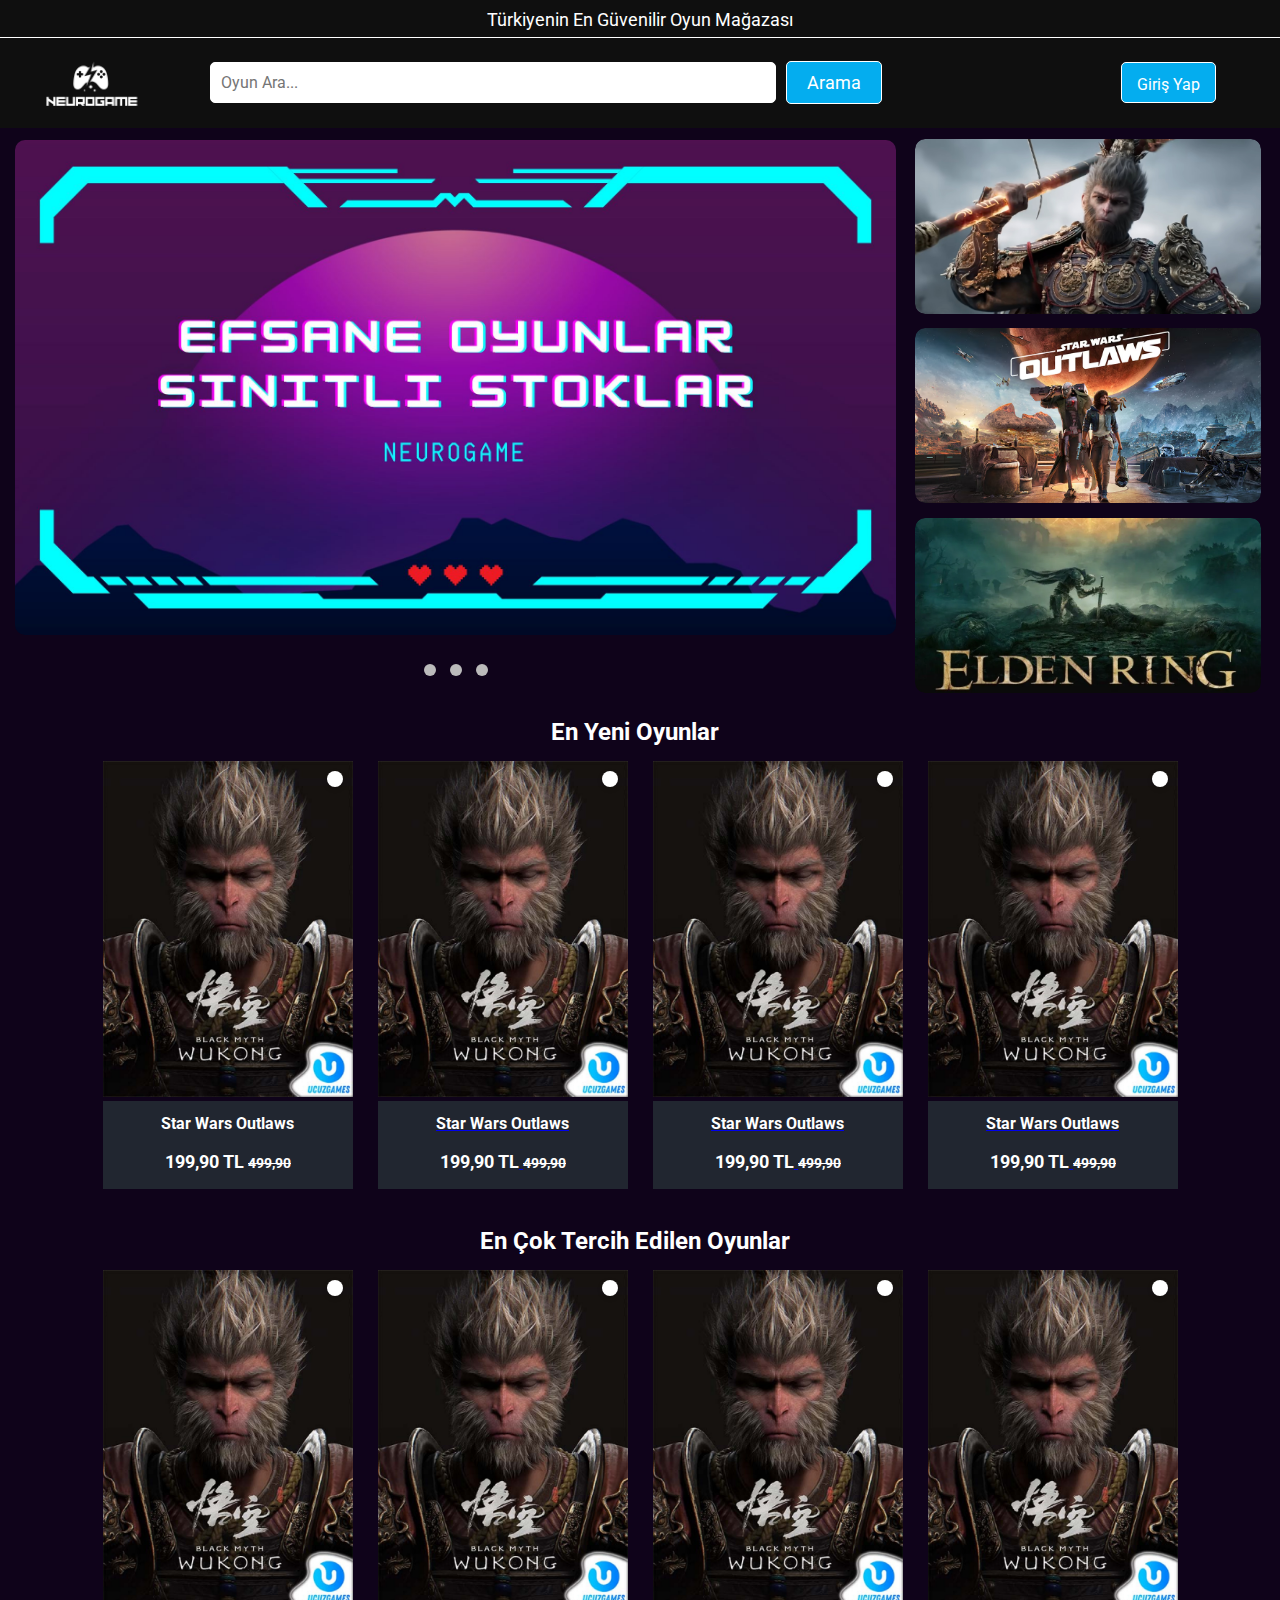
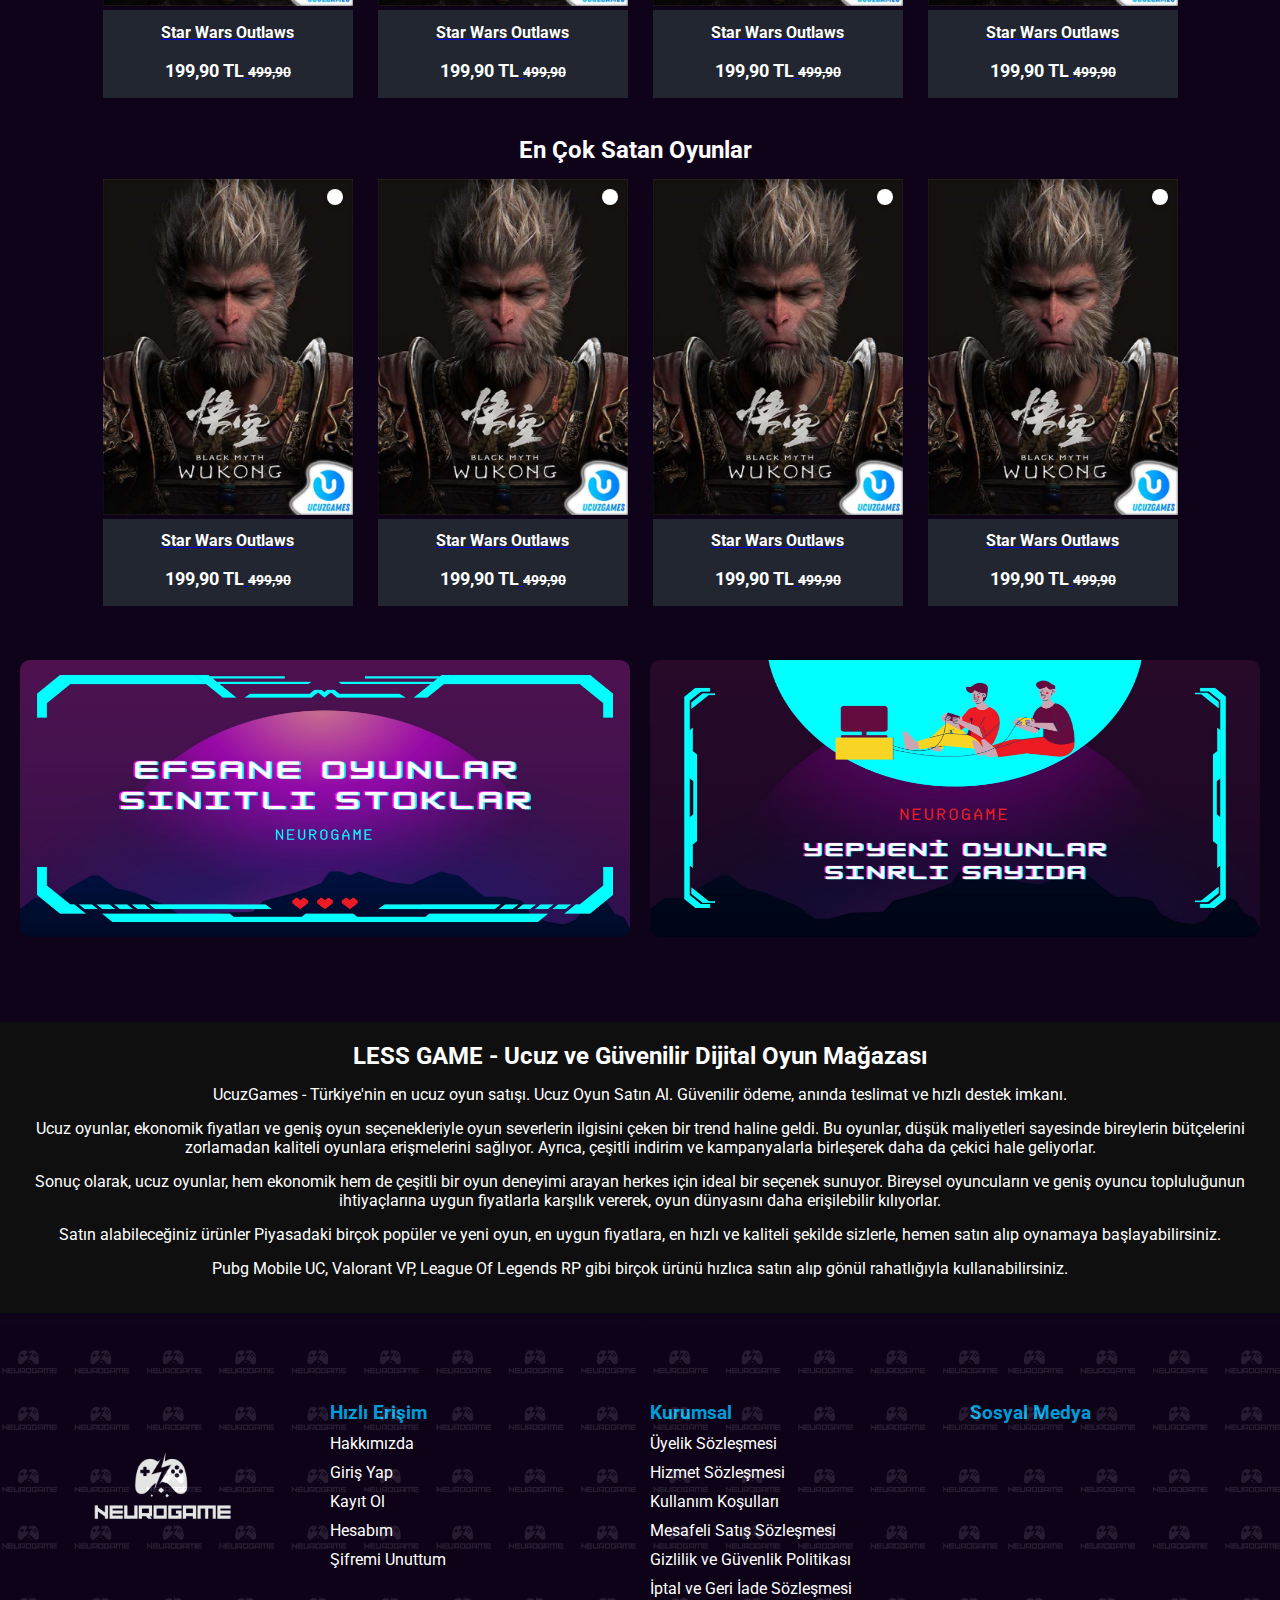
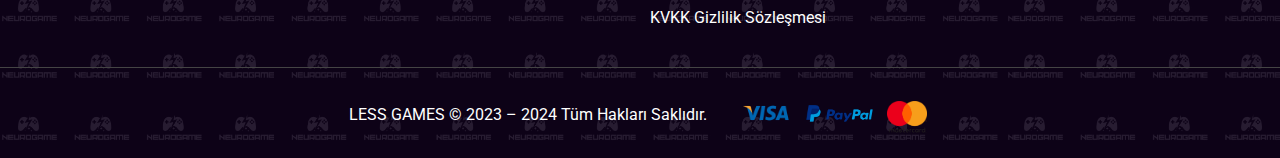
<file: index.html>
<!DOCTYPE html>
<html lang="en">
<head>
    <meta charset="UTF-8">
    <meta name="viewport" content="width=device-width, initial-scale=1.0">
    <title>Document</title>
    <link rel="stylesheet" href="style.css">
    <link rel="stylesheet" href="https://cdnjs.cloudflare.com/ajax/libs/font-awesome/6.6.0/css/all.min.css" integrity="sha512-Kc323vGBEqzTmouAECnVceyQqyqdsSiqLQISBL29aUW4U/M7pSPA/gEUZQqv1cwx4OnYxTxve5UMg5GT6L4JJg==" crossorigin="anonymous" referrerpolicy="no-referrer" />
    <link href="https://fonts.googleapis.com/css2?family=Roboto:ital,wght@0,100;0,300;0,400;0,500;0,700;0,900;1,100;1,300;1,400;1,500;1,700;1,900&display=swap" rel="stylesheet">

</head>

<body>
    <nav class="navigation">
        <div class="content">
          <p style="color: #fff;">  Türkiyenin En Güvenilir Oyun Mağazası </p>
        </div>
        <div class="main">
           <a href="index.html">
            <img src="NEUROGAME.png" alt="">
           </a>
            <div class="search-box">
                <input type="text" placeholder="Oyun Ara...">
                <button style="color: #fff;">Arama</button>
            </div>
           <div class="icons">
            <div class="basketicon">
                <a href="sepetim.html"><i class="fa-solid fa-basket-shopping"></i></a>
               </div>
                <div class="hearticon">
                   <a href="favoriler.html"> <i class="fa-solid fa-heart"></i></a>
                </div>
           </div>
            <div class="entire">
               <a href="giris.html"><p style="color: #fff;"> Giriş Yap </p></a>
            </div>
        </div>
    </nav>
    <div class="container">
        <section id="section">
            <div class="slider">
                <div class="slides">
                    <div class="slide"><img src="1.jpg" alt="Resim 1"></div>
                    <div class="slide"><img src="2 kopyası.jpg" alt="Resim 2"></div>
                    <div class="slide"><img src="4.jpg" alt="Resim 3"></div>
                </div>
                <div class="indicators">
                    <span class="dot" onclick="currentSlide(1)"></span>
                    <span class="dot" onclick="currentSlide(2)"></span>
                    <span class="dot" onclick="currentSlide(3)"></span>
                </div>
            </div>
        </section>
        
        <section id="section2">
            <div class="slider2">
                <div class="slides2">
                    <div class="slide2"><img src="image1.jpg" alt="Resim 1" class="resim"></div>
                </div>
                <div class="slides2">
                    <div class="slide2"><img src="image2.avif" alt="Resim 1" class="resim"></div>
                </div>
                <div class="slides2">
                    <div class="slide2"><img src="image3.webp" alt="Resim 1" class="resim"></div>
                </div>
            </div>
        </section>
    </div>

    <h2 style="color: #fff; text-align: center;">En Yeni Oyunlar <i class="fa-solid fa-trophy" style="color: #fff; margin-left: 10px !important;"></i></h2>
    <section class="maincontent">
        
            <div class="game-card-vertical">
                <div class="img">
                    <img src="image6.jpg" alt="Star Wars Outlaws" class="game-image">
                </div>
                <div class="game-info">
                    <h2>Star Wars Outlaws</h2>
                    <span>
                        <p style="font-size: 18px;">199,90 TL</p>
                        <p style="text-decoration: line-through;">499,90</p>
                    </span>
                </div>
                <!-- Kalp İkonu -->
                <div class="fav-icon">
                    <i class="fas fa-heart"></i>
                </div>
            </div>
        </a>
        <a href="detay.html">
            <div class="game-card-vertical">
                <div class="img">
                    <img src="image6.jpg" alt="Star Wars Outlaws" class="game-image">
                </div>
                <div class="game-info">
                    <h2>Star Wars Outlaws</h2>
                    <span>
                        <p style="font-size: 18px;">199,90 TL</p>
                        <p style="text-decoration: line-through;">499,90</p>
                    </span>
                </div>
                <!-- Kalp İkonu -->
                <div class="fav-icon">
                    <i class="fas fa-heart"></i>
                </div>
            </div>
        </a>
        <a href="detay.html">
            <div class="game-card-vertical">
                <div class="img">
                    <img src="image6.jpg" alt="Star Wars Outlaws" class="game-image">
                </div>
                <div class="game-info">
                    <h2>Star Wars Outlaws</h2>
                    <span>
                        <p style="font-size: 18px;">199,90 TL</p>
                        <p style="text-decoration: line-through;">499,90</p>
                    </span>
                </div>
                <!-- Kalp İkonu -->
                <div class="fav-icon">
                    <i class="fas fa-heart"></i>
                </div>
            </div>
        </a>
        <a href="detay.html">
            <div class="game-card-vertical">
                <div class="img">
                    <img src="image6.jpg" alt="Star Wars Outlaws" class="game-image">
                </div>
                <div class="game-info">
                    <h2>Star Wars Outlaws</h2>
                    <span>
                        <p style="font-size: 18px;">199,90 TL</p>
                        <p style="text-decoration: line-through;">499,90</p>
                    </span>
                </div>
                <!-- Kalp İkonu -->
                <div class="fav-icon">
                    <i class="fas fa-heart"></i>
                </div>
            </div>
        </a>
        
    </section>

    <h2 style="color: #fff; text-align: center;">En Çok Tercih Edilen Oyunlar <i class="fa-solid fa-trophy" style="color: #fff; margin-left: 10px !important;"></i></h2>
    <section class="maincontent">
       
        <a href="detay.html">
            <div class="game-card-vertical">
                <div class="img">
                    <img src="image6.jpg" alt="Star Wars Outlaws" class="game-image">
                </div>
                <div class="game-info">
                    <h2>Star Wars Outlaws</h2>
                    <span>
                        <p style="font-size: 18px;">199,90 TL</p>
                        <p style="text-decoration: line-through;">499,90</p>
                    </span>
                </div>
                <!-- Kalp İkonu -->
                <div class="fav-icon">
                    <i class="fas fa-heart"></i>
                </div>
            </div>
        </a>
        <a href="detay.html">
            <div class="game-card-vertical">
                <div class="img">
                    <img src="image6.jpg" alt="Star Wars Outlaws" class="game-image">
                </div>
                <div class="game-info">
                    <h2>Star Wars Outlaws</h2>
                    <span>
                        <p style="font-size: 18px;">199,90 TL</p>
                        <p style="text-decoration: line-through;">499,90</p>
                    </span>
                </div>
                <!-- Kalp İkonu -->
                <div class="fav-icon">
                    <i class="fas fa-heart"></i>
                </div>
            </div>
        </a>
        <a href="detay.html">
            <div class="game-card-vertical">
                <div class="img">
                    <img src="image6.jpg" alt="Star Wars Outlaws" class="game-image">
                </div>
                <div class="game-info">
                    <h2>Star Wars Outlaws</h2>
                    <span>
                        <p style="font-size: 18px;">199,90 TL</p>
                        <p style="text-decoration: line-through;">499,90</p>
                    </span>
                </div>
                <!-- Kalp İkonu -->
                <div class="fav-icon">
                    <i class="fas fa-heart"></i>
                </div>
            </div>
        </a>
        <a href="detay.html">
            <div class="game-card-vertical">
                <div class="img">
                    <img src="image6.jpg" alt="Star Wars Outlaws" class="game-image">
                </div>
                <div class="game-info">
                    <h2>Star Wars Outlaws</h2>
                    <span>
                        <p style="font-size: 18px;">199,90 TL</p>
                        <p style="text-decoration: line-through;">499,90</p>
                    </span>
                </div>
                <!-- Kalp İkonu -->
                <div class="fav-icon">
                    <i class="fas fa-heart"></i>
                </div>
            </div>
        </a>
    </section>

    <h2 style="color: #fff; text-align: center;">En Çok Satan Oyunlar <i class="fa-solid fa-trophy" style="color: #fff; margin-left: 10px !important;"></i></h2>
    <section class="maincontent">
       
        <a href="detay.html">
            <div class="game-card-vertical">
                <div class="img">
                    <img src="image6.jpg" alt="Star Wars Outlaws" class="game-image">
                </div>
                <div class="game-info">
                    <h2>Star Wars Outlaws</h2>
                    <span>
                        <p style="font-size: 18px;">199,90 TL</p>
                        <p style="text-decoration: line-through;">499,90</p>
                    </span>
                </div>
                <!-- Kalp İkonu -->
                <div class="fav-icon">
                    <i class="fas fa-heart"></i>
                </div>
            </div>
        </a>
        <a href="detay.html">
            <div class="game-card-vertical">
                <div class="img">
                    <img src="image6.jpg" alt="Star Wars Outlaws" class="game-image">
                </div>
                <div class="game-info">
                    <h2>Star Wars Outlaws</h2>
                    <span>
                        <p style="font-size: 18px;">199,90 TL</p>
                        <p style="text-decoration: line-through;">499,90</p>
                    </span>
                </div>
                <!-- Kalp İkonu -->
                <div class="fav-icon">
                    <i class="fas fa-heart"></i>
                </div>
            </div>
        </a>
        <a href="detay.html">
            <div class="game-card-vertical">
                <div class="img">
                    <img src="image6.jpg" alt="Star Wars Outlaws" class="game-image">
                </div>
                <div class="game-info">
                    <h2>Star Wars Outlaws</h2>
                    <span>
                        <p style="font-size: 18px;">199,90 TL</p>
                        <p style="text-decoration: line-through;">499,90</p>
                    </span>
                </div>
                <!-- Kalp İkonu -->
                <div class="fav-icon">
                    <i class="fas fa-heart"></i>
                </div>
            </div>
        </a>
        <a href="detay.html">
            <div class="game-card-vertical">
                <div class="img">
                    <img src="image6.jpg" alt="Star Wars Outlaws" class="game-image">
                </div>
                <div class="game-info">
                    <h2>Star Wars Outlaws</h2>
                    <span>
                        <p style="font-size: 18px;">199,90 TL</p>
                        <p style="text-decoration: line-through;">499,90</p>
                    </span>
                </div>
                <!-- Kalp İkonu -->
                <div class="fav-icon">
                    <i class="fas fa-heart"></i>
                </div>
            </div>
        </a>
    </section>


    <section class="divide">
        <div class="first">
            <img src="1.jpg" alt="">
        </div>

        <div class="second">
            <img src="2 kopyası.jpg" alt="">
        </div>
    </section>

    <footer class="footer">
        <div class="div">
            <h2>LESS GAME - Ucuz ve Güvenilir Dijital Oyun Mağazası</h2>
            <p class="explation">UcuzGames - Türkiye'nin en ucuz oyun satışı. Ucuz Oyun Satın Al. Güvenilir ödeme, anında teslimat ve hızlı destek imkanı.</p>
            <p class="explation">Ucuz oyunlar, ekonomik fiyatları ve geniş oyun seçenekleriyle oyun severlerin ilgisini çeken bir trend haline geldi. Bu oyunlar, düşük maliyetleri sayesinde bireylerin bütçelerini zorlamadan kaliteli oyunlara erişmelerini sağlıyor. Ayrıca, çeşitli indirim ve kampanyalarla birleşerek daha da çekici hale geliyorlar. </p>
            <p class="explation">Sonuç olarak, ucuz oyunlar, hem ekonomik hem de çeşitli bir oyun deneyimi arayan herkes için ideal bir seçenek sunuyor. Bireysel oyuncuların ve geniş oyuncu topluluğunun ihtiyaçlarına uygun fiyatlarla karşılık vererek, oyun dünyasını daha erişilebilir kılıyorlar.</p>
            <p class="explation">Satın alabileceğiniz ürünler Piyasadaki birçok popüler ve yeni oyun, en uygun fiyatlara, en hızlı ve kaliteli şekilde sizlerle, hemen satın alıp oynamaya başlayabilirsiniz.</p>
            <p class="explation">Pubg Mobile UC, Valorant VP, League Of Legends RP gibi birçok ürünü hızlıca satın alıp gönül rahatlığıyla kullanabilirsiniz.</p>
           
        </div>
        <div class="footer-top">
            <div class="footer-item">
                <img src="NEUROGAME.png" alt="UcuzGames Logo" class="logo">
            </div>
            <div class="footer-item erisim" >
                <h3>Hızlı Erişim</h3>
                <ul>
                    <li><a href="#">Hakkımızda</a></li>
                    <li><a href="giris.html">Giriş Yap</a></li>
                    <li><a href="kayıt.html">Kayıt Ol</a></li>
                    <li><a href="hesabım.html">Hesabım</a></li>
                    <li><a href="sifresıfırla.html">Şifremi Unuttum</a></li>
                </ul>
            </div>
            <div class="footer-item kurumsal" >
                <h3>Kurumsal</h3>
                <ul>
                    <li><a href="#">Üyelik Sözleşmesi</a></li>
                    <li><a href="#">Hizmet Sözleşmesi</a></li>
                    <li><a href="#">Kullanım Koşulları</a></li>
                    <li><a href="#">Mesafeli Satış Sözleşmesi</a></li>
                    <li><a href="#">Gizlilik ve Güvenlik Politikası</a></li>
                    <li><a href="#">İptal ve Geri İade Sözleşmesi</a></li>
                    <li><a href="#">KVKK Gizlilik Sözleşmesi</a></li>
                </ul>
            </div>
            <div class="footer-item medya">
                <h3>Sosyal Medya</h3>
                <div class="social-icons">
                    <a href="#"><i class="fab fa-facebook"></i></a>
                    <a href="#"><i class="fab fa-instagram"></i></a>
                    <a href="#"><i class="fab fa-youtube"></i></a>
                </div>
                
            </div>
        </div>
        <div class="footer-bottom">
            <p>LESS GAMES © 2023 – 2024 Tüm Hakları Saklıdır.</p>
            <div class="payment-icons">
                <img src="card1.png" alt="Visa">
                <img src="card2.png" alt="MasterCard">
                <img src="card3.png" alt="World">
            </div>
        </div>
    </footer>
    

    <script src="script.js"></script>
</body>
</html>
</file>
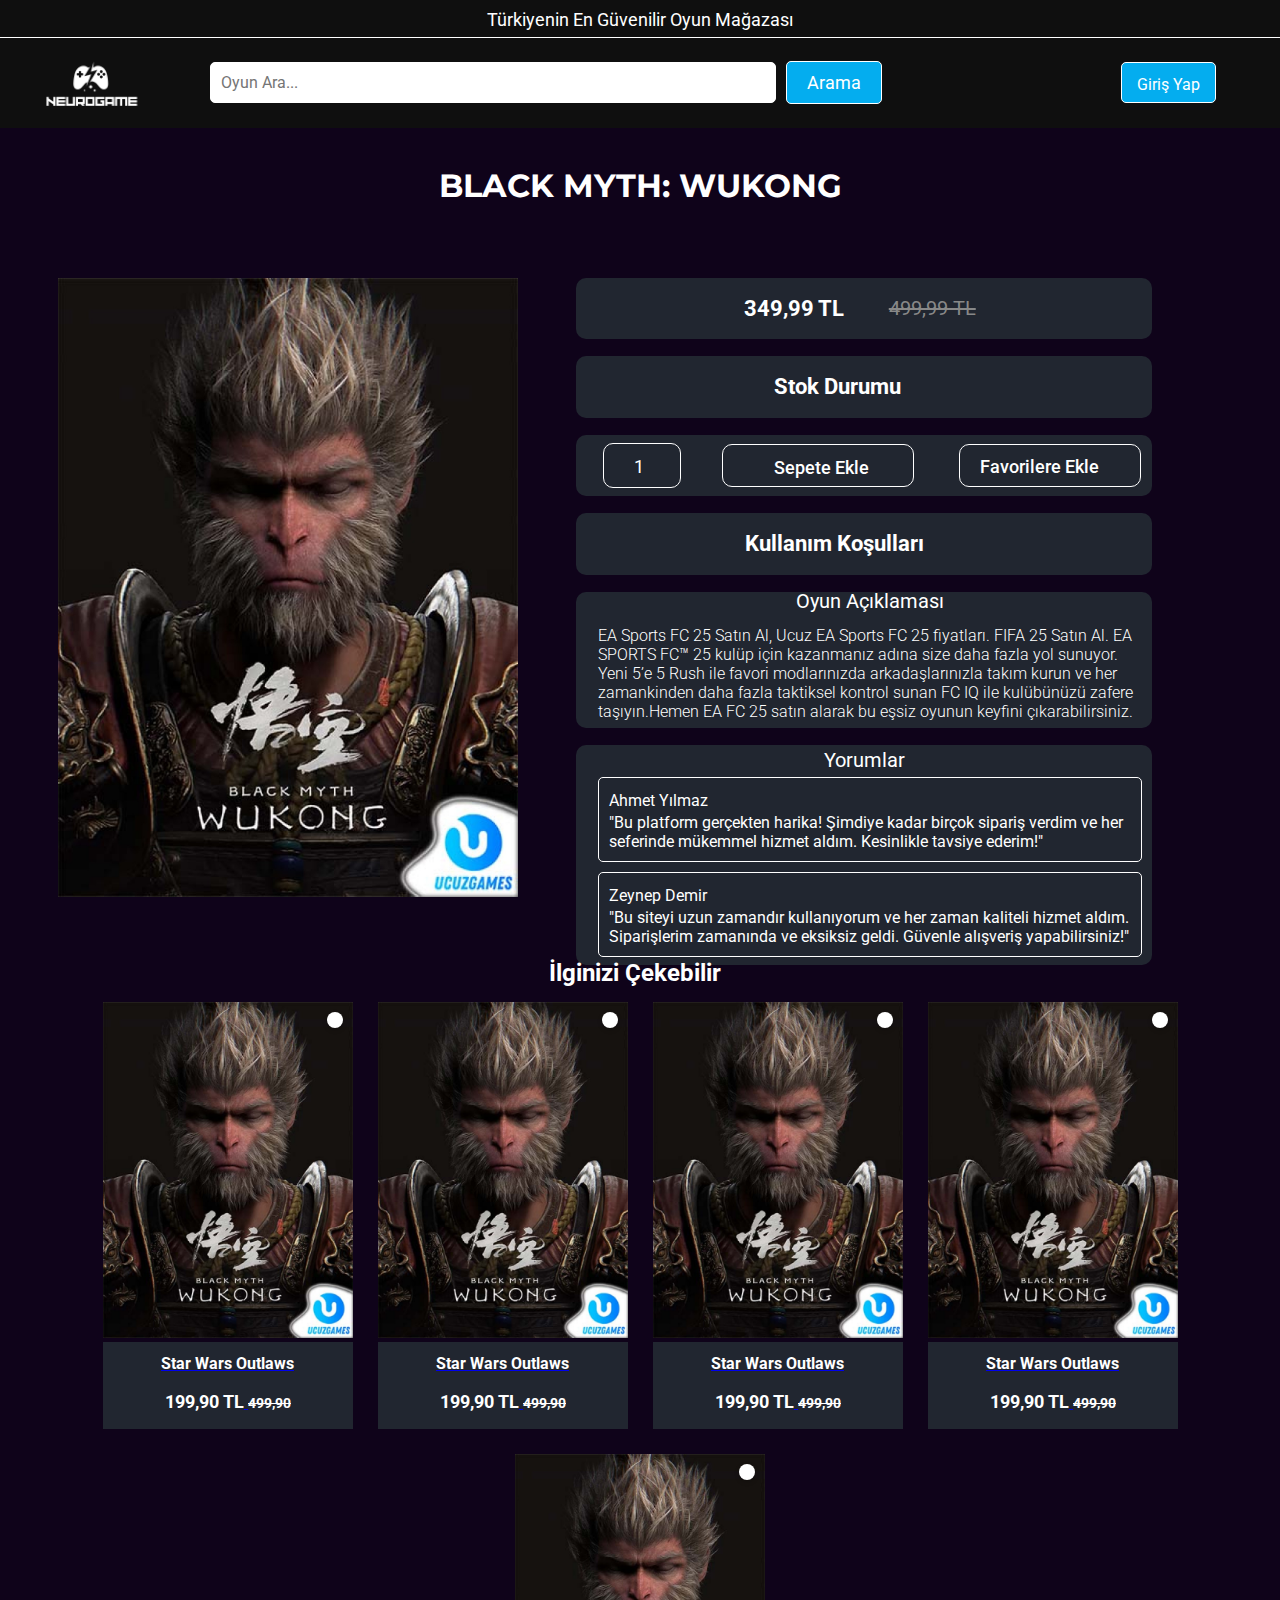
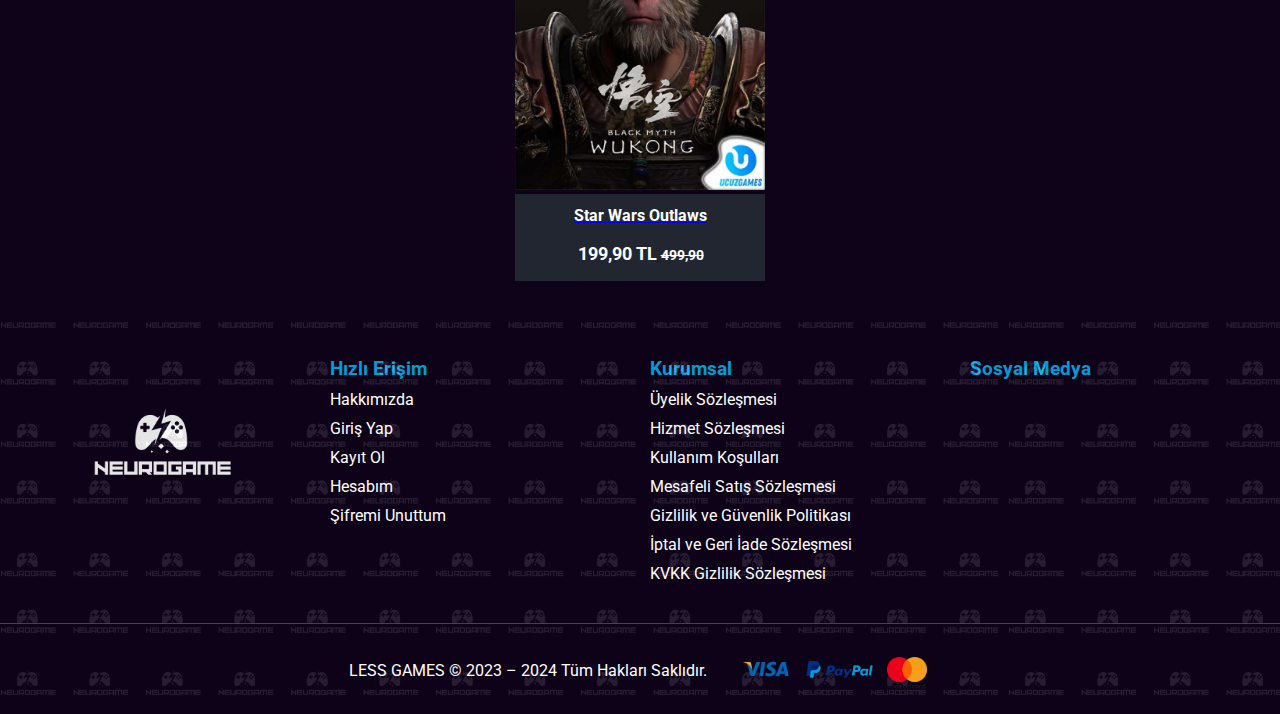
<file: detay.html>
<!DOCTYPE html>
<html lang="en">
<head>
    <meta charset="UTF-8">
    <meta name="viewport" content="width=device-width, initial-scale=1.0">
    <title>Document</title>
    <link rel="stylesheet" href="style.css">
    <link rel="stylesheet" href="https://cdnjs.cloudflare.com/ajax/libs/font-awesome/6.6.0/css/all.min.css" integrity="sha512-Kc323vGBEqzTmouAECnVceyQqyqdsSiqLQISBL29aUW4U/M7pSPA/gEUZQqv1cwx4OnYxTxve5UMg5GT6L4JJg==" crossorigin="anonymous" referrerpolicy="no-referrer" />
    <link href="https://fonts.googleapis.com/css2?family=Montserrat:ital,wght@0,100..900;1,100..900&family=Roboto:ital,wght@0,100;0,300;0,400;0,500;0,700;0,900;1,100;1,300;1,400;1,500;1,700;1,900&display=swap" rel="stylesheet">
</head>
<body>

    <nav class="navigation">
        <div class="content">
          <p style="color: #fff;">  Türkiyenin En Güvenilir Oyun Mağazası </p>
        </div>
        <div class="main">
           <a href="index.html">
            <img src="NEUROGAME.png" alt="">
           </a>
            <div class="search-box">
                <input type="text" placeholder="Oyun Ara...">
                <button style="color: #fff;">Arama</button>
            </div>
            <div class="icons">
                <div class="basketicon">
                    <a href="sepetim.html"><i class="fa-solid fa-basket-shopping"></i></a>
                   </div>
                    <div class="hearticon">
                       <a href="favoriler.html"> <i class="fa-solid fa-heart"></i></a>
                    </div>
               </div>
            <div class="entire">
               <a href="giris.html"><p style="color: #fff;"> Giriş Yap </p></a>
            </div>
        </div>
    </nav>

    <h2 style="color: #fff;" class="gamename">BLACK MYTH: WUKONG</h2>
   <div class="details">
        <div class="resimm">
            <img src="image6.jpg" alt="">
        </div>

        <div class="acıklama">
            <div class="price">
                <span class="old-price">349,99 TL</span>
                <span class="new-price">499,99 TL</span>
            </div>
            <div class="price">
                <span class="old-price">Stok Durumu </span>
                <span class="new-price"><i class="fa-regular fa-circle-check"></i></span>
            </div>
            <div class="price">
                <span>
                    <div id="counter">
                        <div class="detaylar">
                            <button id="decrease"><i class="fa-solid fa-angle-down"></i></button>
                        <span id="number">1</span>
                        <button id="increase"><i class="fa-solid fa-angle-up"></i></button>
                        </div>
                    </div>
                </span>
                <span class="old-price basket">
                    Sepete Ekle <i class="fa-solid fa-basket-shopping"></i> 
                </span>
                <span class="new-price favorite" style="text-decoration: none;"> Favorilere Ekle<i class="fa-solid fa-heart"></i></span>
            </div>
            <div class="price">
                <span class="old-price">Kullanım Koşulları <i class="fa-solid fa-circle-question"></i></span>
                <span class="new-price"></span>
            </div>
            <div class="price yorum">
              <div class="compenents">
                <h6>Oyun Açıklaması</h6>
                <p>EA Sports FC 25 Satın Al, Ucuz EA Sports FC 25 fiyatları. FIFA 25 Satın Al. EA SPORTS FC™ 25 kulüp için kazanmanız adına size daha fazla yol sunuyor. Yeni 5’e 5 Rush ile favori modlarınızda arkadaşlarınızla takım kurun ve her zamankinden daha fazla taktiksel kontrol sunan FC IQ ile kulübünüzü zafere taşıyın.​​Hemen EA FC 25 satın alarak bu eşsiz oyunun keyfini çıkarabilirsiniz.</p>
              </div>
            </div>
            <div class="price comment">
                <div class="compenents">
                  <h6>Yorumlar <i class="fa-regular fa-comment"></i></h6>
                </div>
                <div class="people">
                    <p class="name">Ahmet Yılmaz <i class="fa-solid fa-star"></i><i class="fa-solid fa-star"></i><i class="fa-solid fa-star"></i><i class="fa-solid fa-star"></i><i class="fa-solid fa-star"></i></p>
                    <p>"Bu platform gerçekten harika! Şimdiye kadar birçok sipariş verdim ve her seferinde mükemmel hizmet aldım. Kesinlikle tavsiye ederim!"

                    </p>
                </div>
                <div class="people">
                    <p class="name">Zeynep Demir <i class="fa-solid fa-star"></i><i class="fa-solid fa-star"></i><i class="fa-solid fa-star"></i><i class="fa-solid fa-star"></i><i class="fa-solid fa-star"></i></p>
                    <p>"Bu siteyi uzun zamandır kullanıyorum ve her zaman kaliteli hizmet aldım. Siparişlerim zamanında ve eksiksiz geldi. Güvenle alışveriş yapabilirsiniz!"

                    </p>
                </div>
              </div>
        </div>
   </div>
   <h2 style="color: #fff; text-align: center;">İlginizi Çekebilir<i class="fa-solid fa-trophy" style="color: #fff; margin-left: 10px !important;"></i></h2>
    <section class="maincontent">
        <a href="detay.html">
            <div class="game-card-vertical">
                <div class="img">
                    <img src="image6.jpg" alt="Star Wars Outlaws" class="game-image">
                </div>
                <div class="game-info">
                    <h2>Star Wars Outlaws</h2>
                    <span>
                        <p style="font-size: 18px;">199,90 TL</p>
                        <p style="text-decoration: line-through;">499,90</p>
                    </span>
                </div>
                <!-- Kalp İkonu -->
                <div class="fav-icon">
                    <i class="fas fa-heart"></i>
                </div>
            </div>
        </a>
        <a href="detay.html">
            <div class="game-card-vertical">
                <div class="img">
                    <img src="image6.jpg" alt="Star Wars Outlaws" class="game-image">
                </div>
                <div class="game-info">
                    <h2>Star Wars Outlaws</h2>
                    <span>
                        <p style="font-size: 18px;">199,90 TL</p>
                        <p style="text-decoration: line-through;">499,90</p>
                    </span>
                </div>
                <!-- Kalp İkonu -->
                <div class="fav-icon">
                    <i class="fas fa-heart"></i>
                </div>
            </div>
        </a>
        <a href="detay.html">
            <div class="game-card-vertical">
                <div class="img">
                    <img src="image6.jpg" alt="Star Wars Outlaws" class="game-image">
                </div>
                <div class="game-info">
                    <h2>Star Wars Outlaws</h2>
                    <span>
                        <p style="font-size: 18px;">199,90 TL</p>
                        <p style="text-decoration: line-through;">499,90</p>
                    </span>
                </div>
                <!-- Kalp İkonu -->
                <div class="fav-icon">
                    <i class="fas fa-heart"></i>
                </div>
            </div>
        </a>
        <a href="detay.html">
            <div class="game-card-vertical">
                <div class="img">
                    <img src="image6.jpg" alt="Star Wars Outlaws" class="game-image">
                </div>
                <div class="game-info">
                    <h2>Star Wars Outlaws</h2>
                    <span>
                        <p style="font-size: 18px;">199,90 TL</p>
                        <p style="text-decoration: line-through;">499,90</p>
                    </span>
                </div>
                <!-- Kalp İkonu -->
                <div class="fav-icon">
                    <i class="fas fa-heart"></i>
                </div>
            </div>
        </a>
        <a href="detay.html">
            <div class="game-card-vertical">
                <div class="img">
                    <img src="image6.jpg" alt="Star Wars Outlaws" class="game-image">
                </div>
                <div class="game-info">
                    <h2>Star Wars Outlaws</h2>
                    <span>
                        <p style="font-size: 18px;">199,90 TL</p>
                        <p style="text-decoration: line-through;">499,90</p>
                    </span>
                </div>
                <!-- Kalp İkonu -->
                <div class="fav-icon">
                    <i class="fas fa-heart"></i>
                </div>
            </div>
        </a>
    </section>
    

    <footer class="footer">
        <div class="footer-top">
            <div class="footer-item">
                <img src="NEUROGAME.png" alt="UcuzGames Logo" class="logo">
            </div>
            <div class="footer-item erisim" >
                <h3>Hızlı Erişim</h3>
                <ul>
                    <li><a href="#">Hakkımızda</a></li>
                    <li><a href="#">Giriş Yap</a></li>
                    <li><a href="#">Kayıt Ol</a></li>
                    <li><a href="#">Hesabım</a></li>
                    <li><a href="#">Şifremi Unuttum</a></li>
                </ul>
            </div>
            <div class="footer-item kurumsal" >
                <h3>Kurumsal</h3>
                <ul>
                    <li><a href="#">Üyelik Sözleşmesi</a></li>
                    <li><a href="#">Hizmet Sözleşmesi</a></li>
                    <li><a href="#">Kullanım Koşulları</a></li>
                    <li><a href="#">Mesafeli Satış Sözleşmesi</a></li>
                    <li><a href="#">Gizlilik ve Güvenlik Politikası</a></li>
                    <li><a href="#">İptal ve Geri İade Sözleşmesi</a></li>
                    <li><a href="#">KVKK Gizlilik Sözleşmesi</a></li>
                </ul>
            </div>
            <div class="footer-item medya">
                <h3>Sosyal Medya</h3>
                <div class="social-icons">
                    <a href="#"><i class="fab fa-facebook"></i></a>
                    <a href="#"><i class="fab fa-instagram"></i></a>
                    <a href="#"><i class="fab fa-youtube"></i></a>
                </div>
                
            </div>
        </div>
        <div class="footer-bottom">
            <p>LESS GAMES © 2023 – 2024 Tüm Hakları Saklıdır.</p>
            <div class="payment-icons">
                <img src="card1.png" alt="Visa">
                <img src="card2.png" alt="MasterCard">
                <img src="card3.png" alt="World">
            </div>
        </div>
    </footer>
    

    <script src="script.js"></script>
</body>
</html>
</file>
<file: style.css>
* {
    margin: 0px ;
    padding: 0px !important;
    font-family: "Roboto", sans-serif;
    box-sizing: border-box;
}


.content {
    background-color: #0f0f0f;
    text-align: center;
    padding: 0.5% !important;
    border-bottom: 1px solid #fff;
}
.content p {
    color: #181a21;
    font-size: 18px;
}
.icons {
    display: flex;
}

.navigation {
    background-color: #f4f4f4;
    padding: 20px;
}

.main {
    display: flex;
    justify-content: space-between; 
    align-items: center; 
    background-color: #0f0f0f;
    width: 100%;
    height: 90px;
}

.main img {
    width: 120px;
    height: 120px;
    margin-left: 30px;
    margin-right:30px;
    margin-top: 15px !important;
}


.search-box {
    display: flex;
    align-items: center;
    margin: 0 auto; 
    width: 100%; 
    padding-left: 30px !important;
}

.search-box input[type="text"] {
    width: 600px;
    padding: 10px !important;
    border: 1px solid #fff;
    border-radius: 5px;
    font-size: 16px;
}
.search-box input {
    width: 65% !important;
}

.search-box button {
    padding: 10px 20px !important;
    margin-left: 10px !important;
    background-color: #04adef;
    color: #181a21;
    border: none;
    border-radius: 5px;
    cursor: pointer;
    border: 1px solid #fff;
}


.entire {
    display: inline-block; 
    margin-right: 5% !important; 
    cursor: pointer;
    background-color: #04adef;
    border-radius: 5px;
    padding: 0.5% !important;
    border: 1px solid #fff;
    width: 10%;
    padding: 8.5px !important;
}
.entire a {
    text-align: center !important;
}

input:focus {
    outline: none;
}

.container {
    display: flex; 
    background-color: #0f031a;
}

#section {
    display: block;
    overflow: hidden;
    width: 70% !important;   
    padding-left: 1.2% !important;
}
.entire a {
    text-decoration: none;
}
.slider {
    position: relative;
    width: 100%;  
    height: 100%; 
    overflow: hidden !important;
   
}

.slides {
    display: flex;
    transition: transform 0.5s ease-in-out;
    width: 100%;
    height: 100%;
   
}

.slide {
    min-width: 100%;
    box-sizing: border-box;
    display: inline-block;
    height: 100%; 
    margin-top: 1.4% !important;
    margin-left: 0px !important;
}

.slide img {
    width: 100%;
    display: block;
    object-fit: cover;
    border-radius: 10px;
} 


#section2 {
    display: flex;
    justify-content: center;
    align-items: center;
    width: 30%;
    height: auto; 
}

.slider2 {
    position: relative;
    width: 90%;
    height: 100%;
    margin-top: 6% !important;
}

.slides2 {
    display: flex;
    transition: transform 0.5s ease-in-out;
    padding-bottom: 4.1% !important;
}
.slides2 img {
    height: 175px !important;
    width: 100%; 
}

.slide2 {
    min-width: 100%;
    box-sizing: border-box;
    display: inline-block;
    height: 100%;
    margin-right: 30px !important;
    overflow: hidden;
    border-radius: 10px;
}

.slide2 img.resim {
    
    height: 100%; 
    display: block;
    object-fit: cover;
    border-radius: 10px;
}


.indicators {
    text-align: center;
    position: absolute;
    bottom: 38px;
    width: 100%;
}

.dot {
    display: inline-block;
    height: 12px;
    width: 12px;
    margin: 0 5px;
    background-color: #bbb;
    border-radius: 50%;
    cursor: pointer;
}

.active {
    background-color: #717171;
}

.resim {
    transition: transform 0.3s ease-in-out; 
}

.resim:hover {
    transform: scale(1.1); 
}

body {
    background-color: #0f031a;
}

.maincontent {
    display: flex;
    flex-wrap: wrap; 
    gap: 25px; 
    justify-content: center; 
    padding: 10px; 
    padding-bottom: 3% !important;
    
}

.game-card-vertical {
    flex: 1 1 200px;
    max-width: 250px; 
    box-sizing: border-box; 
    
}


.img {
    overflow: hidden;
}

.game-image {
    width: 100%;
    height: auto;
}

.game-info {
    height: 60px;
    background-color: #212630;
    padding-bottom: 30% !important;
    padding-top: 5% !important;
}

.game-info h2 {
    font-size: 16px;
    margin-top: -2% !important;
    color: #fff;
    padding-top: 5px !important;
}

.game-info p {
    font-size: 14px;
    font-weight: bold;
    color: #444;
    display: inline-block;
    color: #fff;
    
}
.game-info span {
    margin-left: 25%;
    margin-bottom: 5%;
}
.game-image{
    transition: transform 0.3s ease-in-out; 
}

.game-image:hover {
    transform: scale(1.4); 
}

/* bölme */
.divide {
    display: flex;           
    gap: 20px;             
    padding: 15px  20px !important;        
}

.divide div {
    flex: 1;                 
}

.divide img {
    width: 100%;             
    height: 80%;    
    border-radius: 10px;         
}
.basketicon i, .hearticon i {
    font-size: 28px !important;
    margin-right: 15px !important;
  
}

/* footer */
.footer {
    background-color: #0f0f0f; 
    color: #fff; 
    padding: 20px;
    font-family: Arial, sans-serif;
}

.footer-top {
    display: flex;
    justify-content: space-between;
    flex-wrap: wrap;
    margin-bottom: 20px;
}

.footer-item {
    flex: 1;
    margin: 10px;
    min-width: 200px;
    margin-top: 3% !important;
}

.footer-item h3 {
    color: #00aeef;
    margin-bottom: 10px;
}

.footer-item ul {
    list-style: none;
    padding: 0;
    margin-top: 10px !important;
}

.footer-item ul li {
    margin-bottom: 10px !important;
}

.footer-item ul li a {
    color: #fff;
    text-decoration: none;
   
}

.footer-item ul li a:hover {
    text-decoration: underline;
}

.social-icons a {
    margin-right: 20px !important;
    color: #fff;
    font-size: 24px;
}
.social-icons {
    margin-top: 10px !important;
}
.qr-code {
    width: 100px;
    margin-top: 10px;
}


.logo {
    width: 60%;
   margin-left: 20%;
}

.footer-bottom {
    border-top: 1px solid #444;
    display: flex;
    justify-content: center;
    align-items: center; 
    gap: 30px; 
    padding: 20px 20px !important; 
}

.footer-bottom p {
    white-space: nowrap; 
    text-align: center; 
    font-size: 16px !important;
}

.payment-icons {
    display: flex; 
    align-items: center;
}

.payment-icons img {
    width: 50px;
    margin: 0 4px !important; 
}

img[alt="MasterCard"] {
    width: 80px; 
}

img[alt="World"] {
    width: 40px; 
    margin-bottom: -15px !important;
}

.footer {
    position: relative;
    background: none; 
    overflow: hidden;
}


.footer-top::before {
    content: "";
    position: absolute;
    top: 0;
    left: 0;
    width: 100%;
    height: 200%;
    background-image: url('footerimage.png');
    background-size: contain; 
    background-position: center;
    opacity: 0.1; 
    margin-top: -3% !important;
}

.footer > * {
    position: relative;
    z-index: 2; 
}

footer .div p, h2 {
    text-align: center;
    margin-bottom: 15px !important;
}
.div {
    background-color: #0f0f0f;
    margin-bottom: 4% !important;
    padding: 20px 0px !important;
}
.footer a {
    position: relative;
    z-index: 2; 
}


/* Oyun detay dayfaası kodları */

.details {
    display: flex;
}
.resimm{
    width: 45% !important;
}
.resimm img {
    width: 100% !important;
    padding: 10% !important;
}

.acıklama {
    width: 45% !important;
    padding-top: 4.5% !important;
}
.price {
    background-color: #212630;
    width: 100% !important;
    border-radius: 10px;
    height: 9% !important;
    display: flex;
    justify-content: center;
    align-items: center; 
    height: 100px; 
    margin-bottom: 3% !important;
    padding-left: 2% !important;
}
.price p {
    margin: 0; 
    display: inline-block   ;
}
.old-price {
    color: #fff; 
    margin-right: 10px; 
    font-weight: bold; 
}
  
.new-price {
    color: #888; 
    text-decoration: line-through;
    font-size: 20px !important;
}
.price span {
    padding-right: 20px !important;
    font-size: 22px;
}
.fa-regular {
    color: #fff;
    color: green;
    font-size: 32px;
    padding-right: 3% !important;
}
.stock {
    width: 30% !important;
    height: 10% !important;
}
.stock span {
    padding: 10px !important;
}
.fa-heart {
    color: red;
    font-size: 22px;
    padding-left: 5px !important;
}

.basket {
    margin-right: 30px !important ;
    border: 1px solid #fff;
    border-radius: 10px;
    padding: 5px !important;
    font-size: 18px !important;
    font-weight: 500;
    width: 40% !important;
    height: 70% ;
    padding-top: 1.5% !important;
    padding-left: 9% !important;
}
.fa-basket-shopping {
    font-size: 22px;
    color: #fff;
    padding-left: 5px !important;
    padding-bottom: 5px !important;
    
}
.favorite {
    border: 1px solid #fff;
    border-radius: 10px !important;
    padding: 5px !important;
    color: #fff;
    font-size: 18px !important;
    font-weight: 500;
    width: 40% !important;
    height: 70% ;
    padding-top: 1.5% !important;
    margin-right: 2% !important;
    text-align: center;
}
.fa-circle-question {
    font-size: 22px;
    margin-left: 5px !important;
}
.yorum {
    height: 20% !important;
}
.compenents h6 {
    text-align: center;
    color: #fff;
    font-size: 20px;
    font-weight: 400;
    display: flex;
}
.yorum .compenents h6 {
    text-align: center !important;
    display: block;
}
.compenents p {
    color: #fff;
    padding: 10px 10px !important;
    font-weight: 300;
}
.fa-comment {
    color: gold;
    font-size: 22px;
    margin-left: 10px !important;
}


.comment {
    height: 220px !important;
}

.price.comment {
    display: flex;
    flex-direction: column; 
}

.components {
    margin-bottom: 20px;
}

.people-container {
    display: flex;
    flex-direction: column; 
    gap: 10px; 
}

.people {
    border: 0.1px solid #fff;
    padding: 10px !important; 
    border-radius: 5px; 
    margin: 5px 10px !important;
}
.people .name, p {
    color: #fff;
    margin-top: 3px !important;
}
.fa-star {
    font-size: 15px;
    color: gold;
}

.counter {
    display: flex;
    align-items: center;
    justify-content: center;
    background-color: #1a1a1a; 
    padding: 10px;
    border-radius: 10px;
    width: 100px;
}

button {
    background-color: #333;
    color: white;
    border: none;
    padding: 10px;
    border-radius: 5px;
    cursor: pointer;
    font-size: 18px;
}

button:hover {
    background-color: #444;
}

span {
    color: white;
    margin: 0 15px;
    font-size: 18px;
}

.basket {
    display: flex;
    align-items: center; 
    white-space: nowrap;
    margin-left: 5% !important;
    text-align: center;
}
::-webkit-scrollbar {
    display: none;
}
#counter {
    display: flex;
    align-items: center;
    border: 0.1px solid #fff;
    border-radius: 10px;
    height: 45px !important ;
    width: 140% !important;
}
#number {
    padding: 0px !important;
}


.detaylar {
padding-left:10px !important;
}

button {
    background-color: #333;
    color: white;
    border: none;
    padding: 5px;
    border-radius: 5px;
    cursor: pointer;
    
}

button:hover {
    background-color: #444;
}

#number {
    margin-left: 15px !important;
    font-size: 18px;
    color: white;
}
#increase {
    margin-right: 10px !important;
}
.gamename {
    padding-top: 3% !important;
    font-family: "Montserrat", sans-serif;
    font-size: 32px;
}


/* Mobil cihazlar için stil ayarları */
@media (max-width: 768px) {
        /* navbar kodları */
        #section2 {
            display: none !important; 
            height: 0px;
            overflow: hidden !important;
            height: 0px !important;
            margin: 0px !important;
            padding: 0px !important;
        }
        .section .slider .slides .slide img{
            width: 500px !important;
        }
        #section{
            width: 100% !important;
        }
        .slides {
            display: flex;
            transition: transform 0.5s ease-in-out;
            width: 100%;
            height: 100%;
        }
       
        .container {
            width: 100%; 
        }
       
        .indicators {
           display: none;
        }
        
        .main {
            height: auto;
            display: flex;
            align-items: center;
            justify-content: space-between;
            padding: 10px;
            margin-right: 10px ;
        }
        
        .main img {
           width: 75px; 
           height: auto; 
           margin-right: 30px !important;   
           margin-left: 5px !important;
        }
        
        .search-box {
           width: 75%; 
           display: none; 
           align-items: center;
           justify-content: flex-start; 
           margin-right: 40px !important;
        }
        
        .search-box input {
            width: 210px !important; 
            margin-right: 10px; 
            font-size: 16px;
        } 
        
        .entire {
           display: flex;
           width: 26% !important;
        }
        .entire a {
            text-decoration: none;
            text-align: center;
        }
        .entire p {
            font-size: 16px;
            padding: 5px !important;
        }
        .basketicon i, .hearticon i {
            font-size: 28px !important;
            padding-left: 10px !important;
        }
        .icons {
            display: flex;
            margin-left: 30px !important;
        }
        .hearticon i {
            color: red;
        }
    
    
    
   
    /* oyun kartları */
    h2 {
        font-size: 26px;
        margin-top: 20px !important;
    }
    .maincontent {
        display: grid;
        grid-template-columns: repeat(3, 1fr);
        gap: 30px; 
    }

    .game-card-vertical {
        display: flex;
        flex-direction: column;
        align-items: center;
        background-color: #1a1a1a;
        border-radius: 5px;
        overflow: hidden;
        box-sizing: border-box;

    }

    .game-card-vertical .img img {
        width: 100%;
        height: auto;
        object-fit: cover;
        border-radius: 5px;
    }
    .maincontent {
        padding: 20px !important;
    } 
    .delete {
        display: none;
    }
    .divide {
        display: flex;
        justify-content: center; 
        gap: 10px; 
    }

    .divide .first img {
        height: 150px;
    }
   

    .divide img {
        width: 100%; 
        height: auto; 
    }
    .footer-top {
        flex-direction: column; 
        align-items: center; 
    }

    .footer-item {
        width: 100%; 
        text-align: center; 
        margin-bottom: 20px; 
    }
    .footer-item img {
        width: 30%;
        margin-right: 25%;
        margin-bottom: 10%;
    }
    .erisim {
        margin-top: -10% !important;
    }
    .footer-item h3 {
        font-size: 22px;
    }
    .social-icons i {
        margin-bottom: 2% !important;
    }
    .footer-bottom {
        display: grid;
    }
    .payment-icons {
        margin-top: -5% !important;
    }
    .footer-bottom p {
        font-size: 18px;
    }
    .payment-icons {
        margin-left: 100px !important;
    }
    .footer .div {
       display: none;
    }
    .second {
        display: none;
    }
   
    /* detay sayfası mobil kodları */
    
    .details {
        display: block;
        text-align: center;
        margin-bottom: 20px;
    }

    .resimm {
        width: 100% !important;
        padding: 0 !important;
        margin-bottom: 20px;
    }

    .resimm img {
        width: 80% !important;
        margin: 0 auto;
        padding: 0 !important;
    }

    .acıklama {
        width: 100% !important;
        padding-top: 2% !important;
    }

    .price {
        height: auto !important;
        margin-bottom: 20px !important;
        padding: 10px !important;
        font-size: 18px;
    }

    .price span {
        font-size: 20px;
        padding-right: 5px !important;
    }

    .old-price {
        margin-right: 5px;
        font-size: 20px;
    }

    .new-price {
        font-size: 18px !important;
        text-decoration: line-through;
    }

    .fa-regular {
        font-size: 28px;
    }

    .basket, .favorite {
        display: block;
        margin-top: 10px;
    }

    .gamename {
        font-size: 24px !important;
        margin-top: 20px;
    }

    .maincontent {
        display: flex;
        flex-wrap: wrap;
        justify-content: center;
    }

    .game-card-vertical {
        width: 100% !important;
        margin-bottom: 20px !important;
    }

    .game-info h2 {
        font-size: 20px;
    }

    .footer-top {
        flex-direction: column;
        align-items: center;
        text-align: center;
    }

    .footer-item {
        margin-bottom: 20px;
    }

    .footer-item ul {
        padding: 0;
    }

    .footer-item ul li {
        margin-right: 10px;
    }
    

    .footer-bottom {
        text-align: center;
    }

    .footer-bottom .payment-icons img {
        width: 50px;
        margin: 0 10px;
    }
    .maincontent {
        display: grid;
        grid-template-columns: repeat(3, 1fr);
        gap: 10px; 
    }
    .game-card-vertical {
        display: flex;
        flex-direction: column;
        align-items: center;
        background-color: #1a1a1a;
        border-radius: 5px;
        overflow: hidden;
        width: 110%;
        box-sizing: border-box;

    }

    .game-card-vertical .img img {
        width: 100%;
        height: auto;
        object-fit: cover;
        border-radius: 5px;
    }
    .maincontent {
        padding: 20px !important;
    }  
    .detaylar {
        width: 90px !important;
        padding: 0px !important;
        margin-left: 30px !important;
    }
    #counter {
        display: flex;
        height: 40px !important;
       
    }
    #number {
        padding-right: 10px !important;
    }
    .basket {
        padding: 6px 10px !important;
        margin: 0px ;
    }
    .favorite {
        display: none;
    }
    .basket {
        margin-left: 60px !important;
    }
    .footer-item ul li a {
        font-size: 16px !important;
    } 
    /* kalp ikonu */
    .fav-icon {
        position: absolute;
        top: 5px !important;
        right: 5px !important;
        background-color: white;
        padding: 8px !important;
        border-radius: 50%;
        box-shadow: 0 2px 5px rgba(0, 0, 0, 0.2);
        cursor: pointer;
        transition: background-color 0.3s;
    }
    
    .fav-icon i {
        color: #ff0000;
        font-size: 16px !important;
        padding: 0px !important;
    }

    
}

/* kalp ikonu */

.game-card-vertical {
    position: relative; 
    padding: 10px;
    overflow: hidden;
}

.img {
    text-align: center;
}

.fav-icon {
    position: absolute;
    top: 10px;
    right: 10px;
    background-color: white;
    padding: 8px !important;
    border-radius: 50%;
    box-shadow: 0 2px 5px rgba(0, 0, 0, 0.2);
    cursor: pointer;
    transition: background-color 0.6s;
}

.fav-icon i {
    color: #ff4d4d;
    font-size: 26px;
    padding: 0px !important;
}

.fav-icon:hover {
    background-color: #f0f0f0;
}
.fav-icon i {
    color: #ff4d4d; 
    font-size: 26px;
}

.fav-icon:hover {
    background-color: #ff4d4d; 
}

.fav-icon:hover i {
    color: white; 
}
</file>
